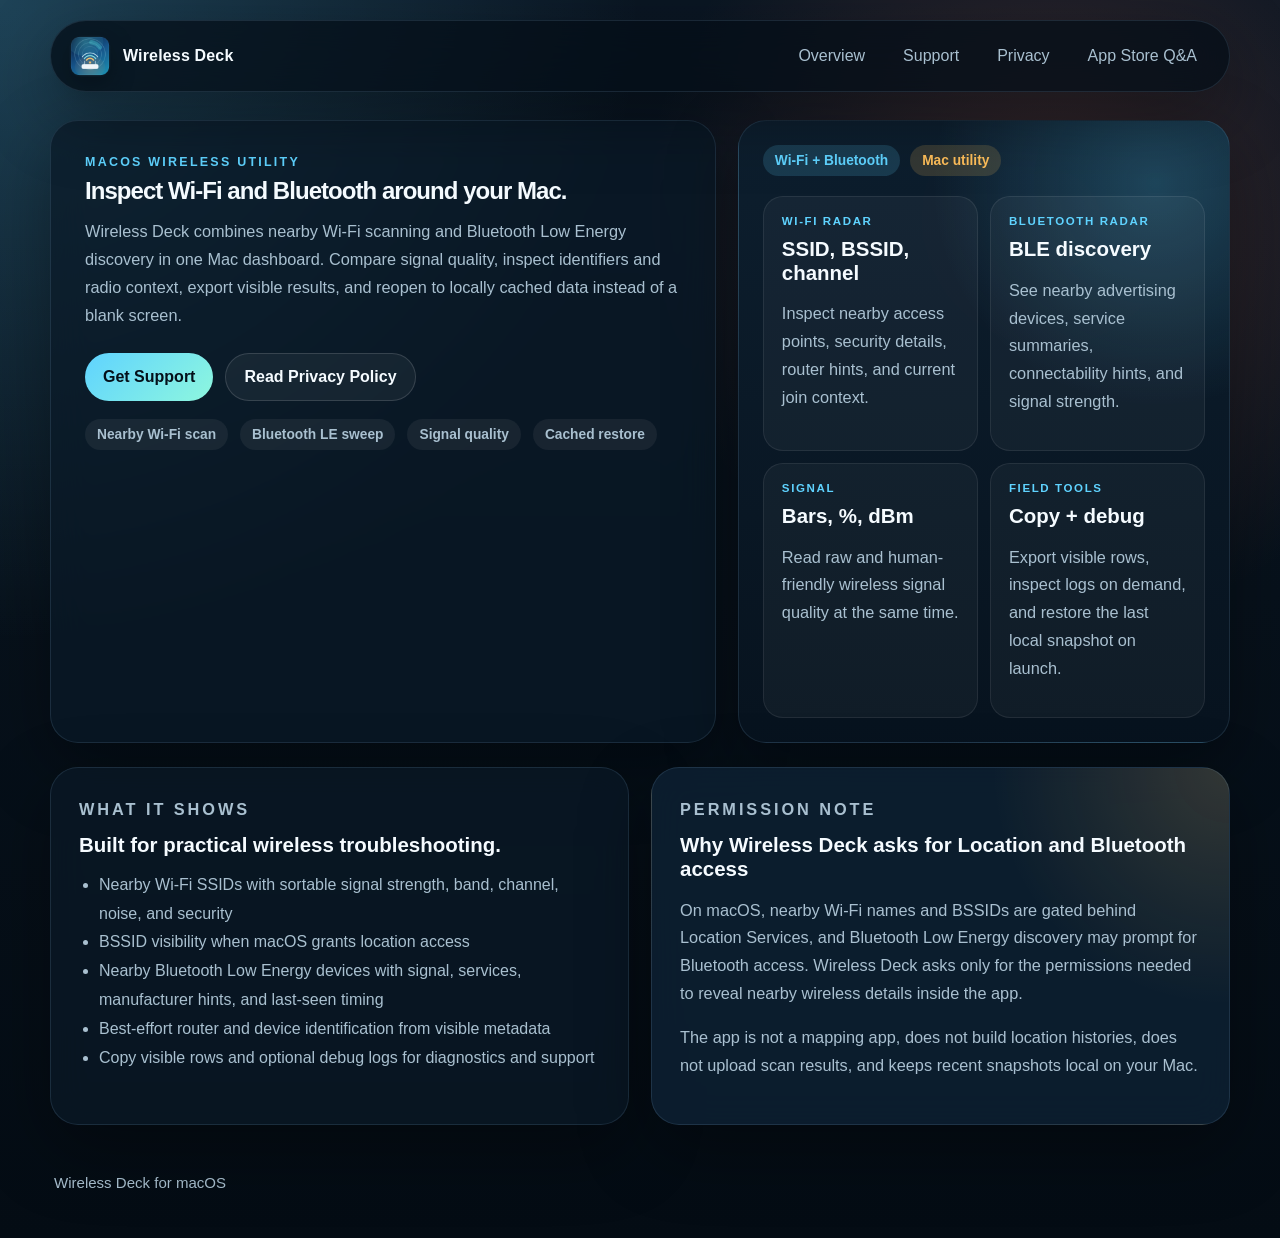
<file: docs/index.html>
<!doctype html>
<html lang="en">
<head>
  <meta charset="utf-8">
  <meta name="viewport" content="width=device-width, initial-scale=1">
  <title>Wireless Deck</title>
  <meta name="description" content="Wireless Deck is a macOS wireless utility for scanning nearby Wi-Fi networks, sweeping Bluetooth Low Energy devices, and exporting local diagnostics from one dashboard.">
  <link rel="icon" href="assets/app-icon.png">
  <link rel="stylesheet" href="styles.css">
</head>
<body>
  <div class="page-shell">
    <header class="site-header">
      <a class="brand" href="index.html">
        <img src="assets/app-icon.png" alt="Wireless Deck icon" class="brand-icon">
        <span>Wireless Deck</span>
      </a>

      <nav class="site-nav" aria-label="Primary">
        <a href="index.html">Overview</a>
        <a href="support.html">Support</a>
        <a href="privacy.html">Privacy</a>
        <a href="app-store.html">App Store Q&amp;A</a>
      </nav>
    </header>

    <main>
      <section class="hero">
        <div class="hero-copy">
          <p class="eyebrow">macOS Wireless Utility</p>
          <h1>Inspect Wi-Fi and Bluetooth around your Mac.</h1>
          <p class="hero-text">
            Wireless Deck combines nearby Wi-Fi scanning and Bluetooth Low Energy discovery in one Mac dashboard.
            Compare signal quality, inspect identifiers and radio context, export visible results, and reopen to locally
            cached data instead of a blank screen.
          </p>

          <div class="hero-actions">
            <a class="button primary" href="support.html">Get Support</a>
            <a class="button secondary" href="privacy.html">Read Privacy Policy</a>
          </div>

          <div class="tag-row" aria-label="Highlights">
            <span class="tag">Nearby Wi-Fi scan</span>
            <span class="tag">Bluetooth LE sweep</span>
            <span class="tag">Signal quality</span>
            <span class="tag">Cached restore</span>
          </div>
        </div>

        <div class="hero-card">
          <div class="hero-card-top">
            <span class="pill good">Wi-Fi + Bluetooth</span>
            <span class="pill warm">Mac utility</span>
          </div>

          <div class="metric-grid">
            <article class="metric-card">
              <span class="metric-title">Wi-Fi radar</span>
              <strong>SSID, BSSID, channel</strong>
              <p>Inspect nearby access points, security details, router hints, and current join context.</p>
            </article>

            <article class="metric-card">
              <span class="metric-title">Bluetooth radar</span>
              <strong>BLE discovery</strong>
              <p>See nearby advertising devices, service summaries, connectability hints, and signal strength.</p>
            </article>

            <article class="metric-card">
              <span class="metric-title">Signal</span>
              <strong>Bars, %, dBm</strong>
              <p>Read raw and human-friendly wireless signal quality at the same time.</p>
            </article>

            <article class="metric-card">
              <span class="metric-title">Field tools</span>
              <strong>Copy + debug</strong>
              <p>Export visible rows, inspect logs on demand, and restore the last local snapshot on launch.</p>
            </article>
          </div>
        </div>
      </section>

      <section class="section-grid">
        <article class="content-card">
          <p class="eyebrow">What It Shows</p>
          <h2>Built for practical wireless troubleshooting.</h2>
          <ul class="feature-list">
            <li>Nearby Wi-Fi SSIDs with sortable signal strength, band, channel, noise, and security</li>
            <li>BSSID visibility when macOS grants location access</li>
            <li>Nearby Bluetooth Low Energy devices with signal, services, manufacturer hints, and last-seen timing</li>
            <li>Best-effort router and device identification from visible metadata</li>
            <li>Copy visible rows and optional debug logs for diagnostics and support</li>
          </ul>
        </article>

        <article class="content-card accent-card">
          <p class="eyebrow">Permission Note</p>
          <h2>Why Wireless Deck asks for Location and Bluetooth access</h2>
          <p>
            On macOS, nearby Wi-Fi names and BSSIDs are gated behind Location Services,
            and Bluetooth Low Energy discovery may prompt for Bluetooth access. Wireless Deck
            asks only for the permissions needed to reveal nearby wireless details inside the app.
          </p>
          <p>
            The app is not a mapping app, does not build location histories, does not upload scan results,
            and keeps recent snapshots local on your Mac.
          </p>
        </article>
      </section>
    </main>

    <footer class="site-footer">
      <p>Wireless Deck for macOS</p>
    </footer>
  </div>
</body>
</html>
</file>
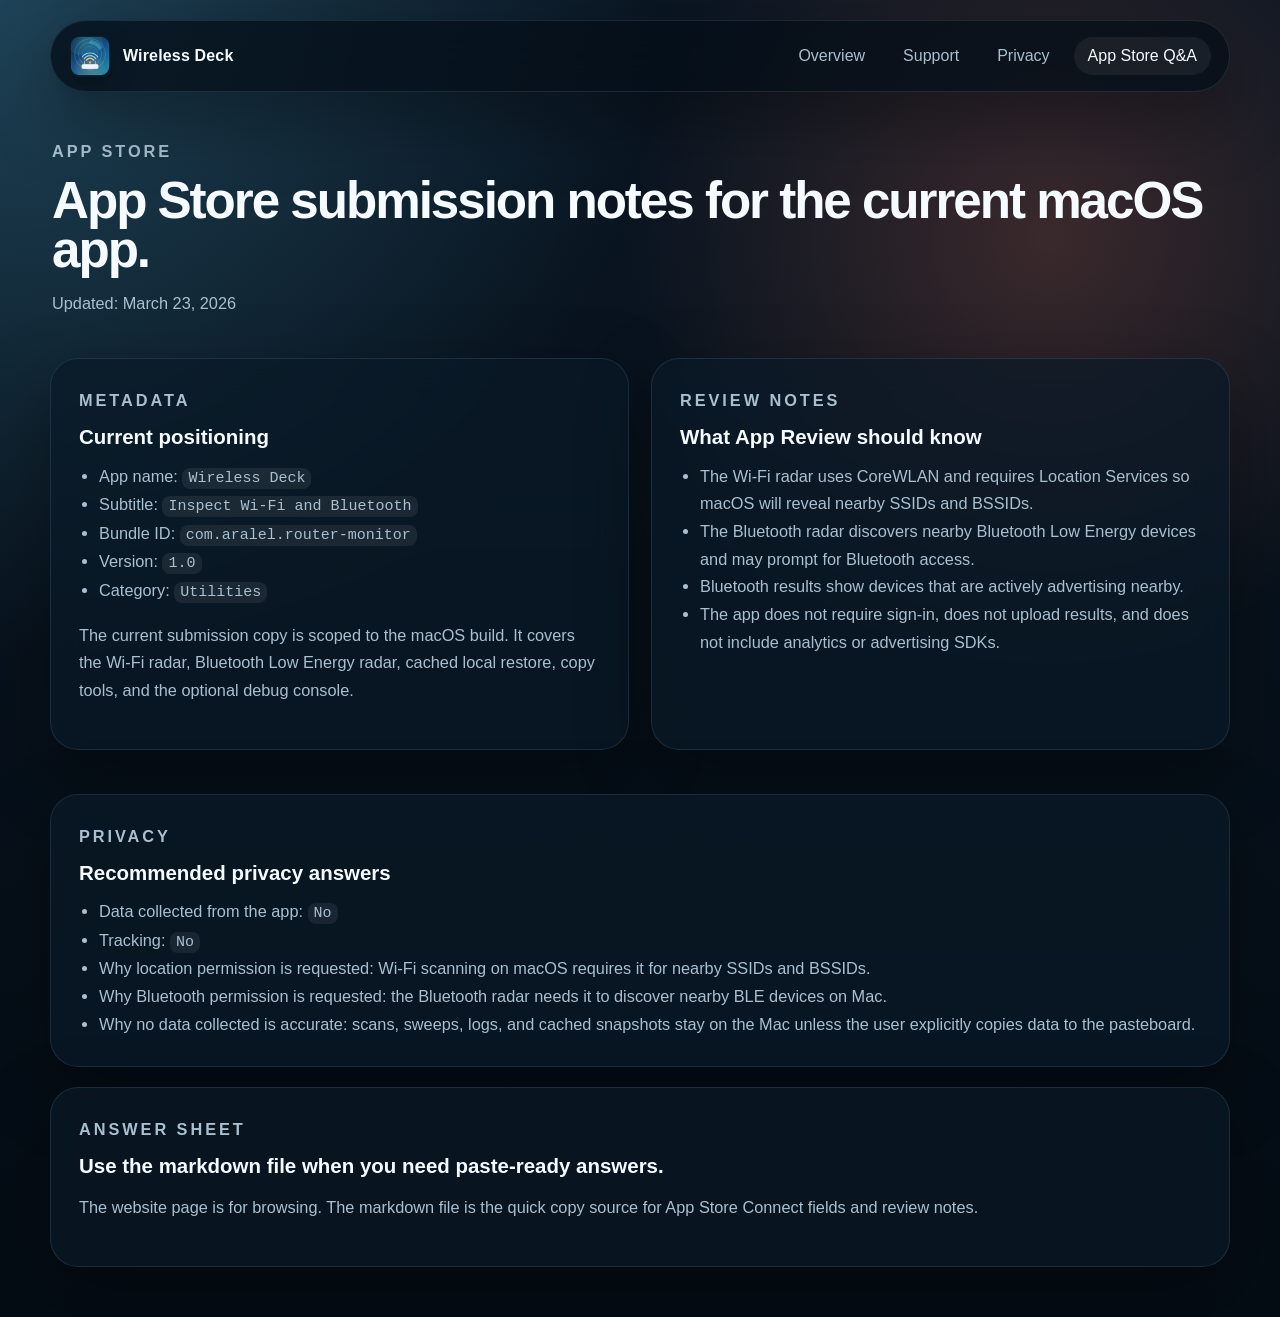
<file: docs/app-store.html>
<!doctype html>
<html lang="en">
<head>
  <meta charset="utf-8">
  <meta name="viewport" content="width=device-width, initial-scale=1">
  <title>App Store Notes | Wireless Deck</title>
  <meta name="description" content="App Store submission notes for the current macOS build of Wireless Deck.">
  <link rel="icon" href="assets/app-icon.png">
  <link rel="stylesheet" href="styles.css">
</head>
<body>
  <div class="page-shell">
    <header class="site-header">
      <a class="brand" href="index.html">
        <img src="assets/app-icon.png" alt="Wireless Deck icon" class="brand-icon">
        <span>Wireless Deck</span>
      </a>

      <nav class="site-nav" aria-label="Primary">
        <a href="index.html">Overview</a>
        <a href="support.html">Support</a>
        <a href="privacy.html">Privacy</a>
        <a href="app-store.html" aria-current="page">App Store Q&amp;A</a>
      </nav>
    </header>

    <main class="document-layout">
      <section class="document-hero">
        <p class="eyebrow">App Store</p>
        <h1>App Store submission notes for the current macOS app.</h1>
        <p>Updated: March 23, 2026</p>
      </section>

      <section class="section-grid">
        <article class="document-card">
          <p class="eyebrow">Metadata</p>
          <h2>Current positioning</h2>
          <ul class="document-list">
            <li>App name: <code>Wireless Deck</code></li>
            <li>Subtitle: <code>Inspect Wi-Fi and Bluetooth</code></li>
            <li>Bundle ID: <code>com.aralel.router-monitor</code></li>
            <li>Version: <code>1.0</code></li>
            <li>Category: <code>Utilities</code></li>
          </ul>
          <p>
            The current submission copy is scoped to the macOS build. It covers the Wi-Fi radar, Bluetooth Low Energy radar,
            cached local restore, copy tools, and the optional debug console.
          </p>
        </article>

        <article class="document-card">
          <p class="eyebrow">Review Notes</p>
          <h2>What App Review should know</h2>
          <ul class="document-list">
            <li>The Wi-Fi radar uses CoreWLAN and requires Location Services so macOS will reveal nearby SSIDs and BSSIDs.</li>
            <li>The Bluetooth radar discovers nearby Bluetooth Low Energy devices and may prompt for Bluetooth access.</li>
            <li>Bluetooth results show devices that are actively advertising nearby.</li>
            <li>The app does not require sign-in, does not upload results, and does not include analytics or advertising SDKs.</li>
          </ul>
        </article>
      </section>

      <article class="document-card">
        <p class="eyebrow">Privacy</p>
        <h2>Recommended privacy answers</h2>
        <ul class="document-list">
          <li>Data collected from the app: <code>No</code></li>
          <li>Tracking: <code>No</code></li>
          <li>Why location permission is requested: Wi-Fi scanning on macOS requires it for nearby SSIDs and BSSIDs.</li>
          <li>Why Bluetooth permission is requested: the Bluetooth radar needs it to discover nearby BLE devices on Mac.</li>
          <li>Why no data collected is accurate: scans, sweeps, logs, and cached snapshots stay on the Mac unless the user explicitly copies data to the pasteboard.</li>
        </ul>
      </article>

      <article class="document-card">
        <p class="eyebrow">Answer Sheet</p>
        <h2>Use the markdown file when you need paste-ready answers.</h2>
        <p>
          The website page is for browsing. The markdown file is the quick copy source for App Store Connect fields and review notes.
        </p>
      </article>
    </main>
  </div>
</body>
</html>
</file>
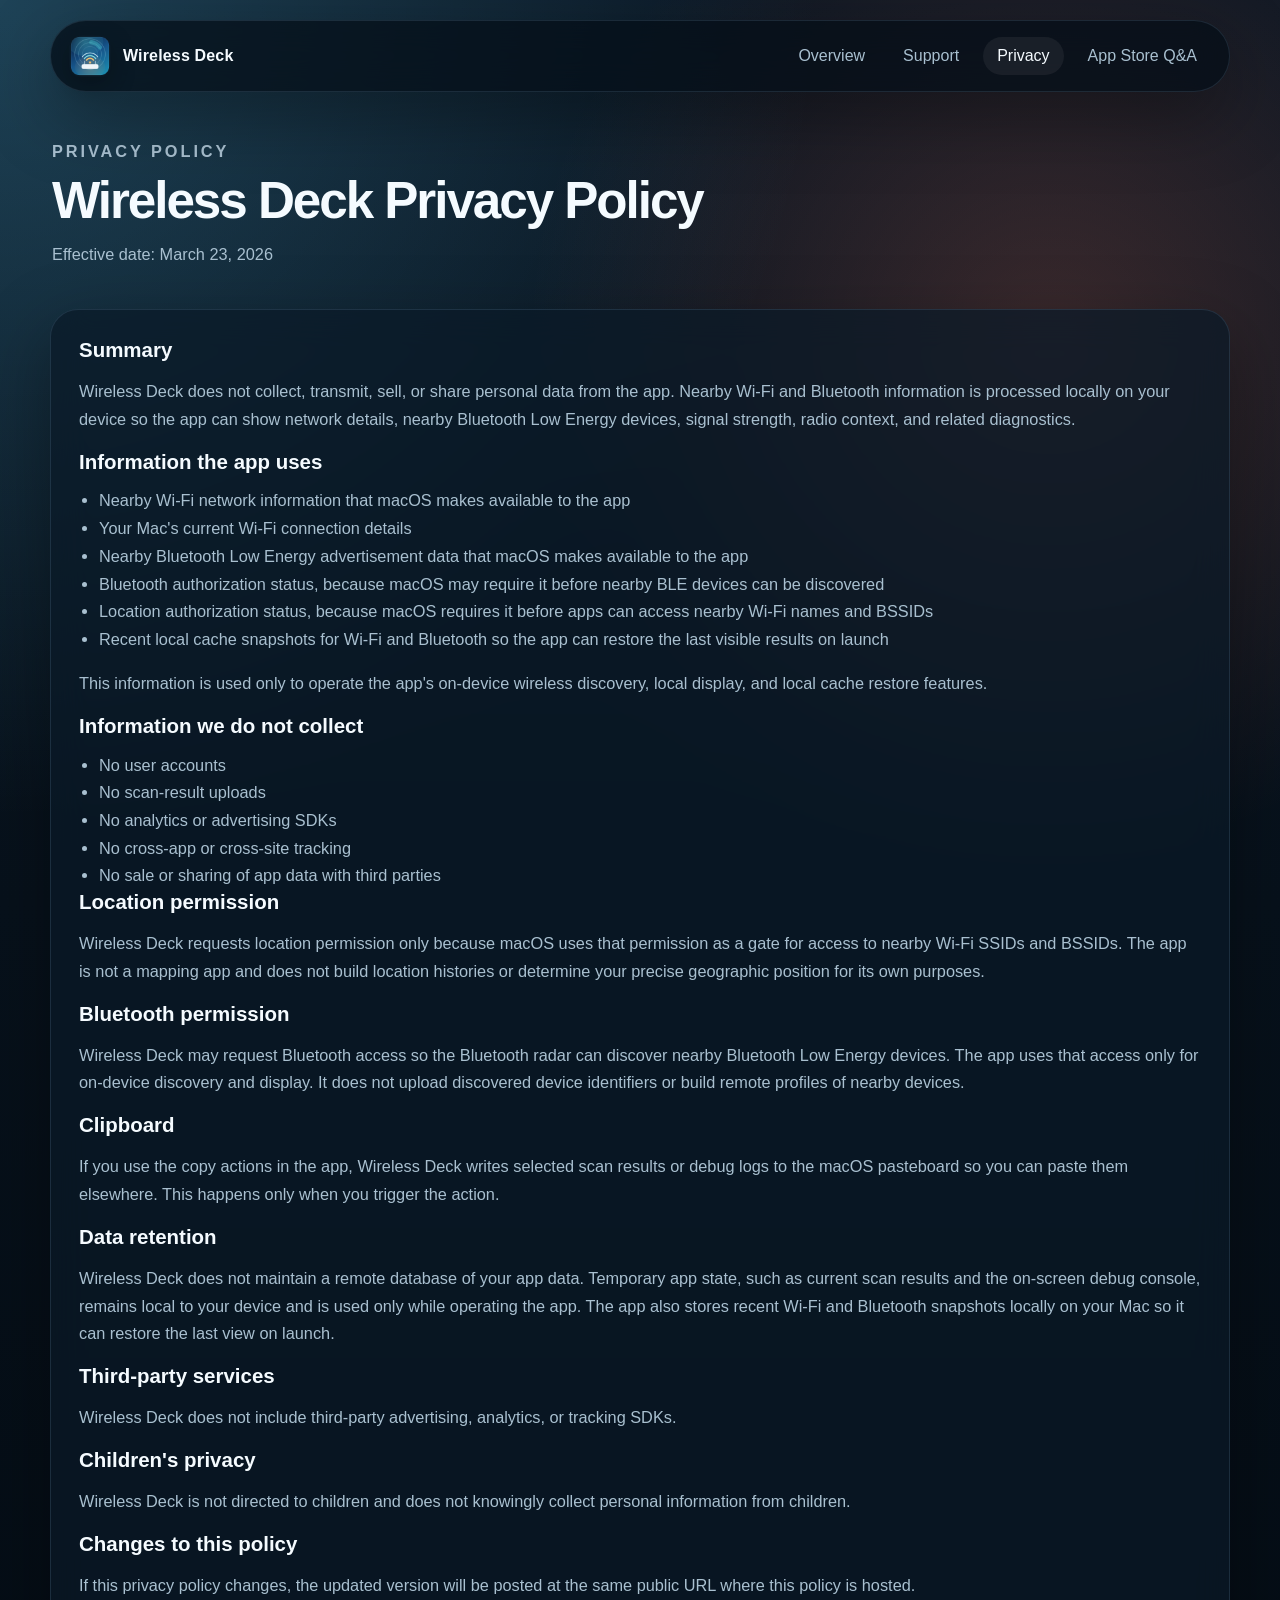
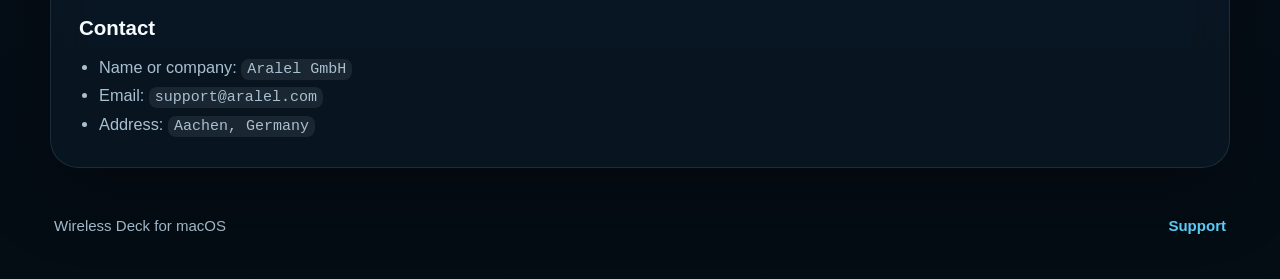
<file: docs/privacy.html>
<!doctype html>
<html lang="en">
<head>
  <meta charset="utf-8">
  <meta name="viewport" content="width=device-width, initial-scale=1">
  <title>Privacy Policy | Wireless Deck</title>
  <meta name="description" content="Privacy policy for Wireless Deck and its local Wi-Fi and Bluetooth discovery features on macOS.">
  <link rel="icon" href="assets/app-icon.png">
  <link rel="stylesheet" href="styles.css">
</head>
<body>
  <div class="page-shell">
    <header class="site-header">
      <a class="brand" href="index.html">
        <img src="assets/app-icon.png" alt="Wireless Deck icon" class="brand-icon">
        <span>Wireless Deck</span>
      </a>

      <nav class="site-nav" aria-label="Primary">
        <a href="index.html">Overview</a>
        <a href="support.html">Support</a>
        <a href="privacy.html" aria-current="page">Privacy</a>
        <a href="app-store.html">App Store Q&amp;A</a>
      </nav>
    </header>

    <main class="document-layout">
      <section class="document-hero">
        <p class="eyebrow">Privacy Policy</p>
        <h1>Wireless Deck Privacy Policy</h1>
        <p>Effective date: March 23, 2026</p>
      </section>

      <article class="document-card">
        <h2>Summary</h2>
        <p>
          Wireless Deck does not collect, transmit, sell, or share personal data from the app.
          Nearby Wi-Fi and Bluetooth information is processed locally on your device so the app can show
          network details, nearby Bluetooth Low Energy devices, signal strength, radio context, and related diagnostics.
        </p>

        <h2>Information the app uses</h2>
        <ul class="document-list">
          <li>Nearby Wi-Fi network information that macOS makes available to the app</li>
          <li>Your Mac's current Wi-Fi connection details</li>
          <li>Nearby Bluetooth Low Energy advertisement data that macOS makes available to the app</li>
          <li>Bluetooth authorization status, because macOS may require it before nearby BLE devices can be discovered</li>
          <li>Location authorization status, because macOS requires it before apps can access nearby Wi-Fi names and BSSIDs</li>
          <li>Recent local cache snapshots for Wi-Fi and Bluetooth so the app can restore the last visible results on launch</li>
        </ul>
        <p>This information is used only to operate the app's on-device wireless discovery, local display, and local cache restore features.</p>

        <h2>Information we do not collect</h2>
        <ul class="document-list">
          <li>No user accounts</li>
          <li>No scan-result uploads</li>
          <li>No analytics or advertising SDKs</li>
          <li>No cross-app or cross-site tracking</li>
          <li>No sale or sharing of app data with third parties</li>
        </ul>

        <h2>Location permission</h2>
        <p>
          Wireless Deck requests location permission only because macOS uses that permission as a gate for access
          to nearby Wi-Fi SSIDs and BSSIDs. The app is not a mapping app and does not build location histories
          or determine your precise geographic position for its own purposes.
        </p>

        <h2>Bluetooth permission</h2>
        <p>
          Wireless Deck may request Bluetooth access so the Bluetooth radar can discover nearby Bluetooth Low Energy devices.
          The app uses that access only for on-device discovery and display. It does not upload discovered device identifiers
          or build remote profiles of nearby devices.
        </p>

        <h2>Clipboard</h2>
        <p>
          If you use the copy actions in the app, Wireless Deck writes selected scan results or debug logs to the
          macOS pasteboard so you can paste them elsewhere. This happens only when you trigger the action.
        </p>

        <h2>Data retention</h2>
        <p>
          Wireless Deck does not maintain a remote database of your app data. Temporary app state, such as current
          scan results and the on-screen debug console, remains local to your device and is used only while operating the app.
          The app also stores recent Wi-Fi and Bluetooth snapshots locally on your Mac so it can restore the last view on launch.
        </p>

        <h2>Third-party services</h2>
        <p>Wireless Deck does not include third-party advertising, analytics, or tracking SDKs.</p>

        <h2>Children's privacy</h2>
        <p>Wireless Deck is not directed to children and does not knowingly collect personal information from children.</p>

        <h2>Changes to this policy</h2>
        <p>If this privacy policy changes, the updated version will be posted at the same public URL where this policy is hosted.</p>

        <h2>Contact</h2>
        <ul class="document-list">
          <li>Name or company: <code>Aralel GmbH</code></li>
          <li>Email: <code>support@aralel.com</code></li>
          <li>Address: <code>Aachen, Germany</code></li>
        </ul>
      </article>
    </main>

    <footer class="site-footer">
      <p>Wireless Deck for macOS</p>
      <p><a class="text-link" href="support.html">Support</a></p>
    </footer>
  </div>
</body>
</html>
</file>
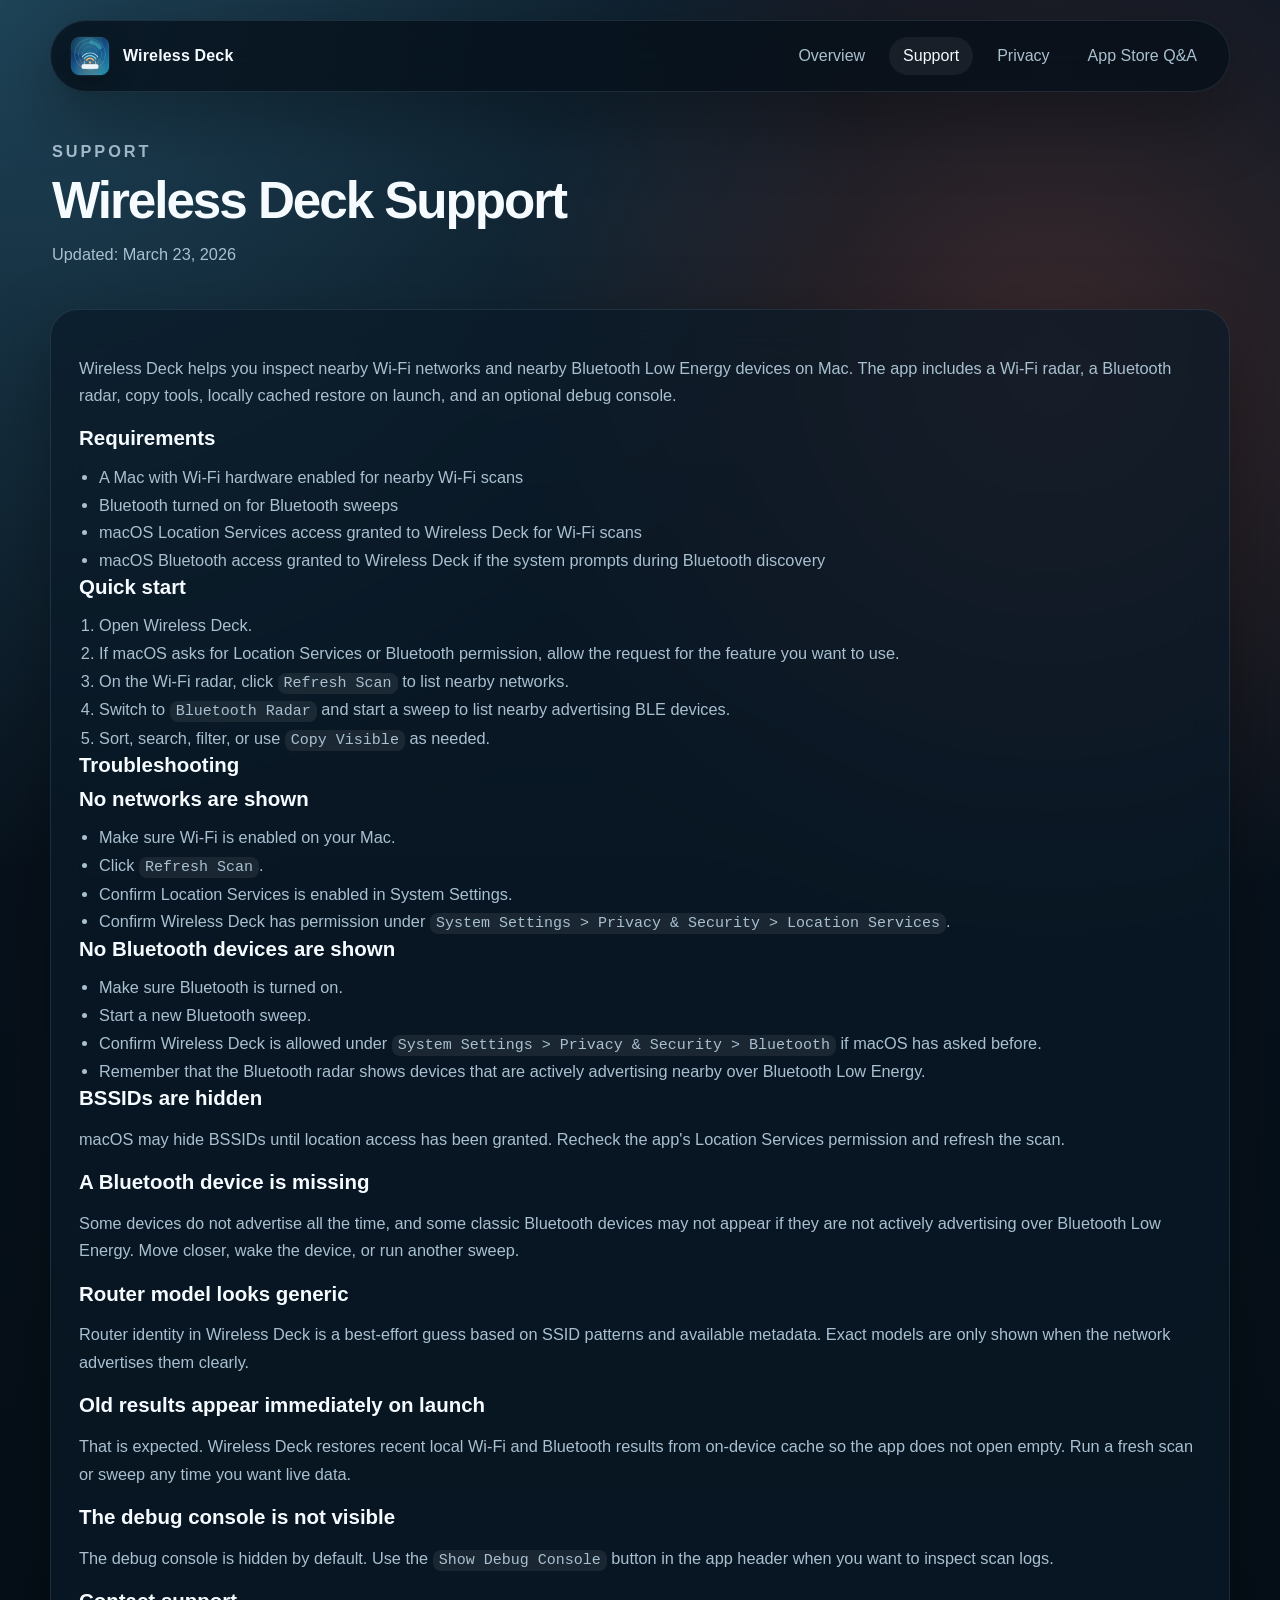
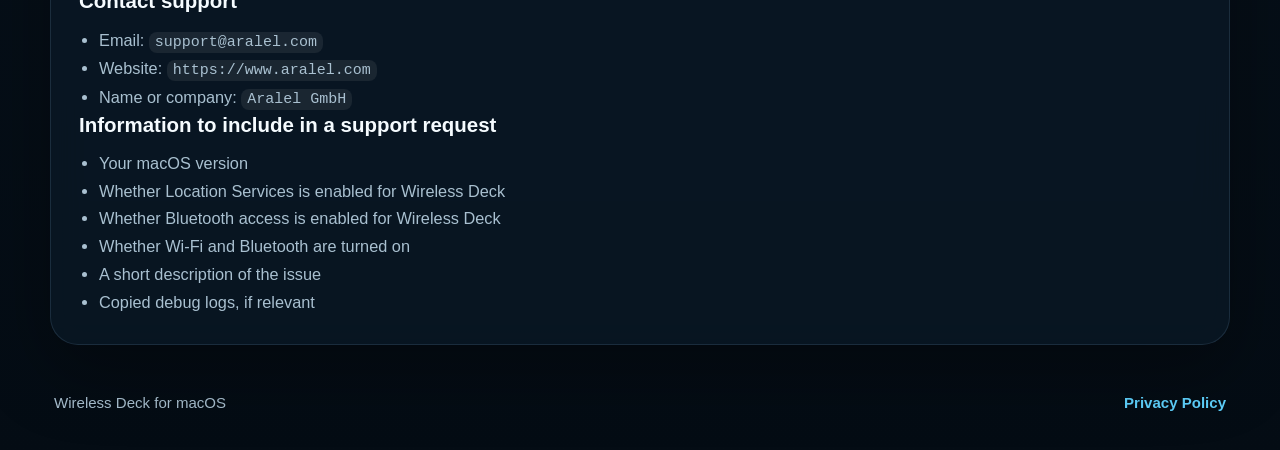
<file: docs/support.html>
<!doctype html>
<html lang="en">
<head>
  <meta charset="utf-8">
  <meta name="viewport" content="width=device-width, initial-scale=1">
  <title>Support | Wireless Deck</title>
  <meta name="description" content="Support page for Wireless Deck, covering Wi-Fi scans, Bluetooth sweeps, permissions, and troubleshooting.">
  <link rel="icon" href="assets/app-icon.png">
  <link rel="stylesheet" href="styles.css">
</head>
<body>
  <div class="page-shell">
    <header class="site-header">
      <a class="brand" href="index.html">
        <img src="assets/app-icon.png" alt="Wireless Deck icon" class="brand-icon">
        <span>Wireless Deck</span>
      </a>

      <nav class="site-nav" aria-label="Primary">
        <a href="index.html">Overview</a>
        <a href="support.html" aria-current="page">Support</a>
        <a href="privacy.html">Privacy</a>
        <a href="app-store.html">App Store Q&amp;A</a>
      </nav>
    </header>

    <main class="document-layout">
      <section class="document-hero">
        <p class="eyebrow">Support</p>
        <h1>Wireless Deck Support</h1>
        <p>Updated: March 23, 2026</p>
      </section>

      <article class="document-card">
        <p>
          Wireless Deck helps you inspect nearby Wi-Fi networks and nearby Bluetooth Low Energy devices on Mac.
          The app includes a Wi-Fi radar, a Bluetooth radar, copy tools, locally cached restore on launch, and an optional debug console.
        </p>

        <h2>Requirements</h2>
        <ul class="document-list">
          <li>A Mac with Wi-Fi hardware enabled for nearby Wi-Fi scans</li>
          <li>Bluetooth turned on for Bluetooth sweeps</li>
          <li>macOS Location Services access granted to Wireless Deck for Wi-Fi scans</li>
          <li>macOS Bluetooth access granted to Wireless Deck if the system prompts during Bluetooth discovery</li>
        </ul>

        <h2>Quick start</h2>
        <ol class="document-list ordered">
          <li>Open Wireless Deck.</li>
          <li>If macOS asks for Location Services or Bluetooth permission, allow the request for the feature you want to use.</li>
          <li>On the Wi-Fi radar, click <code>Refresh Scan</code> to list nearby networks.</li>
          <li>Switch to <code>Bluetooth Radar</code> and start a sweep to list nearby advertising BLE devices.</li>
          <li>Sort, search, filter, or use <code>Copy Visible</code> as needed.</li>
        </ol>

        <h2>Troubleshooting</h2>

        <h3>No networks are shown</h3>
        <ul class="document-list">
          <li>Make sure Wi-Fi is enabled on your Mac.</li>
          <li>Click <code>Refresh Scan</code>.</li>
          <li>Confirm Location Services is enabled in System Settings.</li>
          <li>Confirm Wireless Deck has permission under <code>System Settings &gt; Privacy &amp; Security &gt; Location Services</code>.</li>
        </ul>

        <h3>No Bluetooth devices are shown</h3>
        <ul class="document-list">
          <li>Make sure Bluetooth is turned on.</li>
          <li>Start a new Bluetooth sweep.</li>
          <li>Confirm Wireless Deck is allowed under <code>System Settings &gt; Privacy &amp; Security &gt; Bluetooth</code> if macOS has asked before.</li>
          <li>Remember that the Bluetooth radar shows devices that are actively advertising nearby over Bluetooth Low Energy.</li>
        </ul>

        <h3>BSSIDs are hidden</h3>
        <p>
          macOS may hide BSSIDs until location access has been granted.
          Recheck the app's Location Services permission and refresh the scan.
        </p>

        <h3>A Bluetooth device is missing</h3>
        <p>
          Some devices do not advertise all the time, and some classic Bluetooth devices may not appear if they are not actively advertising over Bluetooth Low Energy.
          Move closer, wake the device, or run another sweep.
        </p>

        <h3>Router model looks generic</h3>
        <p>
          Router identity in Wireless Deck is a best-effort guess based on SSID patterns and available metadata.
          Exact models are only shown when the network advertises them clearly.
        </p>

        <h3>Old results appear immediately on launch</h3>
        <p>
          That is expected. Wireless Deck restores recent local Wi-Fi and Bluetooth results from on-device cache so the app does not open empty.
          Run a fresh scan or sweep any time you want live data.
        </p>

        <h3>The debug console is not visible</h3>
        <p>
          The debug console is hidden by default. Use the <code>Show Debug Console</code> button in the app header
          when you want to inspect scan logs.
        </p>

        <h2>Contact support</h2>
        <ul class="document-list">
          <li>Email: <code>support@aralel.com</code></li>
          <li>Website: <code>https://www.aralel.com</code></li>
          <li>Name or company: <code>Aralel GmbH</code></li>
        </ul>

        <h2>Information to include in a support request</h2>
        <ul class="document-list">
          <li>Your macOS version</li>
          <li>Whether Location Services is enabled for Wireless Deck</li>
          <li>Whether Bluetooth access is enabled for Wireless Deck</li>
          <li>Whether Wi-Fi and Bluetooth are turned on</li>
          <li>A short description of the issue</li>
          <li>Copied debug logs, if relevant</li>
        </ul>
      </article>
    </main>

    <footer class="site-footer">
      <p>Wireless Deck for macOS</p>
      <p><a class="text-link" href="privacy.html">Privacy Policy</a></p>
    </footer>
  </div>
</body>
</html>
</file>
<file: docs/styles.css>
:root {
  --bg: #08131f;
  --bg-deep: #061019;
  --panel: rgba(10, 25, 39, 0.72);
  --panel-strong: rgba(12, 31, 48, 0.92);
  --line: rgba(163, 214, 255, 0.12);
  --text: #f5fbff;
  --muted: #a9c0d0;
  --accent: #5fd3ff;
  --accent-warm: #ffbf5a;
  --accent-hot: #ff7b5c;
  --shadow: 0 24px 70px rgba(0, 0, 0, 0.34);
  --radius-xl: 28px;
  --radius-lg: 20px;
  --radius-md: 14px;
}

* {
  box-sizing: border-box;
}

html {
  color-scheme: dark;
}

body {
  margin: 0;
  min-height: 100vh;
  font-family: "Avenir Next", "Segoe UI Variable", "SF Pro Display", "Helvetica Neue", sans-serif;
  color: var(--text);
  background:
    radial-gradient(circle at top left, rgba(95, 211, 255, 0.24), transparent 36%),
    radial-gradient(circle at 82% 18%, rgba(255, 123, 92, 0.20), transparent 28%),
    linear-gradient(180deg, #0a1623 0%, #07111b 48%, #040c14 100%);
}

a {
  color: inherit;
}

img {
  max-width: 100%;
  height: auto;
}

.page-shell {
  width: min(1180px, calc(100% - 32px));
  margin: 0 auto;
  padding: 20px 0 32px;
}

.site-header {
  position: sticky;
  top: 12px;
  z-index: 20;
  display: flex;
  flex-wrap: wrap;
  align-items: center;
  justify-content: space-between;
  gap: 24px;
  padding: 14px 18px;
  margin-bottom: 28px;
  background: rgba(5, 14, 23, 0.74);
  backdrop-filter: blur(18px);
  border: 1px solid var(--line);
  border-radius: 999px;
  box-shadow: var(--shadow);
}

.brand {
  display: inline-flex;
  align-items: center;
  gap: 12px;
  font-weight: 700;
  text-decoration: none;
  letter-spacing: 0.01em;
}

.brand-icon {
  width: 42px;
  height: 42px;
  border-radius: 12px;
  box-shadow: 0 8px 24px rgba(0, 0, 0, 0.25);
}

.site-nav {
  display: flex;
  flex-wrap: wrap;
  gap: 10px;
}

.site-nav a {
  padding: 10px 14px;
  border-radius: 999px;
  text-decoration: none;
  color: var(--muted);
  text-align: center;
}

.site-nav a[aria-current="page"],
.site-nav a:hover {
  color: var(--text);
  background: rgba(255, 255, 255, 0.06);
}

.hero,
.section-grid,
.wide-card,
.document-layout {
  margin-bottom: 24px;
}

.hero {
  display: grid;
  grid-template-columns: 1.15fr 0.85fr;
  gap: 22px;
  align-items: stretch;
}

.hero-copy,
.hero-card,
.content-card,
.wide-card,
.document-card,
.notice-banner {
  border: 1px solid var(--line);
  border-radius: var(--radius-xl);
  background: var(--panel);
  backdrop-filter: blur(18px);
  box-shadow: var(--shadow);
}

.hero-copy {
  padding: 34px;
}

.hero-copy h1,
.document-hero h1 {
  margin: 0 0 14px;
  font-size: clamp(2rem, 2vw);
  line-height: 0.96;
  letter-spacing: -0.04em;
}

.hero-text,
.document-hero p,
.content-card p,
.metric-card p,
.wide-card p,
.document-card p,
.document-card li,
.notice-banner {
  color: var(--muted);
  font-size: 1.02rem;
  line-height: 1.7;
}

.eyebrow {
  margin: 0 0 10px;
  color: var(--accent);
  text-transform: uppercase;
  letter-spacing: 0.18em;
  font-size: 0.78rem;
  font-weight: 800;
}

.hero-actions,
.tag-row {
  display: flex;
  flex-wrap: wrap;
  gap: 12px;
}

.hero-actions {
  margin: 24px 0 18px;
}

.button {
  display: inline-flex;
  align-items: center;
  justify-content: center;
  min-height: 48px;
  padding: 0 18px;
  border-radius: 999px;
  text-decoration: none;
  font-weight: 700;
}

.button.primary {
  background: linear-gradient(135deg, var(--accent), #8ef7de);
  color: #041019;
}

.button.secondary {
  border: 1px solid rgba(255, 255, 255, 0.14);
  background: rgba(255, 255, 255, 0.05);
}

.tag,
.pill {
  display: inline-flex;
  align-items: center;
  padding: 8px 12px;
  border-radius: 999px;
  font-size: 0.86rem;
  font-weight: 700;
}

.tag {
  background: rgba(255, 255, 255, 0.06);
  color: var(--muted);
}

.pill.good {
  background: rgba(95, 211, 255, 0.16);
  color: var(--accent);
}

.pill.warm {
  background: rgba(255, 191, 90, 0.16);
  color: var(--accent-warm);
}

.hero-card {
  padding: 24px;
  background:
    radial-gradient(circle at 85% 10%, rgba(95, 211, 255, 0.22), transparent 32%),
    linear-gradient(180deg, rgba(13, 31, 47, 0.98), rgba(7, 19, 31, 0.98));
}

.hero-card-top {
  display: flex;
  flex-wrap: wrap;
  gap: 10px;
  margin-bottom: 20px;
}

.metric-grid {
  display: grid;
  grid-template-columns: repeat(2, minmax(0, 1fr));
  gap: 12px;
}

.metric-card,
.step-card {
  padding: 18px;
  border-radius: var(--radius-lg);
  background: rgba(255, 255, 255, 0.04);
  border: 1px solid rgba(255, 255, 255, 0.08);
}

.metric-title {
  display: block;
  margin-bottom: 10px;
  color: var(--accent);
  text-transform: uppercase;
  letter-spacing: 0.14em;
  font-size: 0.72rem;
  font-weight: 800;
}

.metric-card strong,
.content-card h2,
.wide-card h2,
.document-card h2,
.document-card h3 {
  display: block;
  margin: 0 0 10px;
  font-size: 1.28rem;
  line-height: 1.15;
}

.section-grid {
  display: grid;
  grid-template-columns: repeat(2, minmax(0, 1fr));
  gap: 22px;
}

.content-card,
.document-card {
  padding: 28px;
}

.accent-card {
  background:
    radial-gradient(circle at top right, rgba(255, 191, 90, 0.16), transparent 35%),
    var(--panel-strong);
}

.feature-list,
.document-list {
  margin: 14px 0 0;
  padding-left: 20px;
  color: var(--muted);
  line-height: 1.8;
}

.document-list.ordered {
  list-style: decimal;
}

.wide-card {
  display: grid;
  grid-template-columns: 1fr 0.95fr;
  gap: 20px;
  padding: 28px;
}

.publish-steps {
  display: grid;
  grid-template-columns: repeat(3, minmax(0, 1fr));
  gap: 12px;
}

.step-card strong {
  display: inline-flex;
  width: 34px;
  height: 34px;
  align-items: center;
  justify-content: center;
  margin-bottom: 14px;
  border-radius: 50%;
  background: linear-gradient(135deg, var(--accent-warm), var(--accent-hot));
  color: #08131f;
}

.text-link {
  color: var(--accent);
  text-decoration: none;
  font-weight: 700;
}

.document-layout {
  display: grid;
  gap: 20px;
}

.document-hero {
  padding: 18px 2px 4px;
}

.document-hero h1 {
  font-size: clamp(2rem, 4vw, 3.6rem);
}

.notice-banner {
  padding: 16px 20px;
  color: var(--accent-warm);
  background: rgba(255, 191, 90, 0.10);
}

.site-footer {
  display: flex;
  justify-content: space-between;
  gap: 16px;
  padding: 10px 4px 0;
  color: var(--muted);
  font-size: 0.94rem;
}

code {
  padding: 2px 6px;
  border-radius: 8px;
  background: rgba(255, 255, 255, 0.07);
  font-family: "SF Mono", "Menlo", "Consolas", monospace;
  font-size: 0.92em;
}

@media (max-width: 900px) {
  .hero,
  .section-grid,
  .wide-card {
    grid-template-columns: 1fr;
  }

  .site-header,
  .site-footer {
    position: static;
    border-radius: 24px;
    flex-direction: column;
    align-items: flex-start;
  }

  .site-nav {
    width: 100%;
    display: grid;
    grid-template-columns: repeat(2, minmax(0, 1fr));
    gap: 8px;
  }

  .hero-actions .button {
    flex: 1 1 220px;
  }

  .publish-steps,
  .metric-grid {
    grid-template-columns: 1fr;
  }
}

@media (max-width: 640px) {
  .page-shell {
    width: min(100% - 16px, 1180px);
    padding-top: 10px;
    padding-bottom: 24px;
  }

  .hero-copy,
  .hero-card,
  .content-card,
  .wide-card,
  .document-card {
    padding: 20px;
  }

  .site-header {
    gap: 14px;
    padding: 14px;
  }

  .brand {
    width: 100%;
  }

  .site-nav {
    width: 100%;
    grid-template-columns: 1fr;
    gap: 8px;
  }

  .hero-copy h1,
  .document-hero h1 {
    font-size: clamp(2rem, 2vw);
    line-height: 1.02;
  }

  .hero-actions {
    flex-direction: column;
  }

  .hero-actions .button,
  .site-nav a {
    width: 100%;
  }

  .site-footer {
    padding-bottom: 12px;
  }
}
</file>
